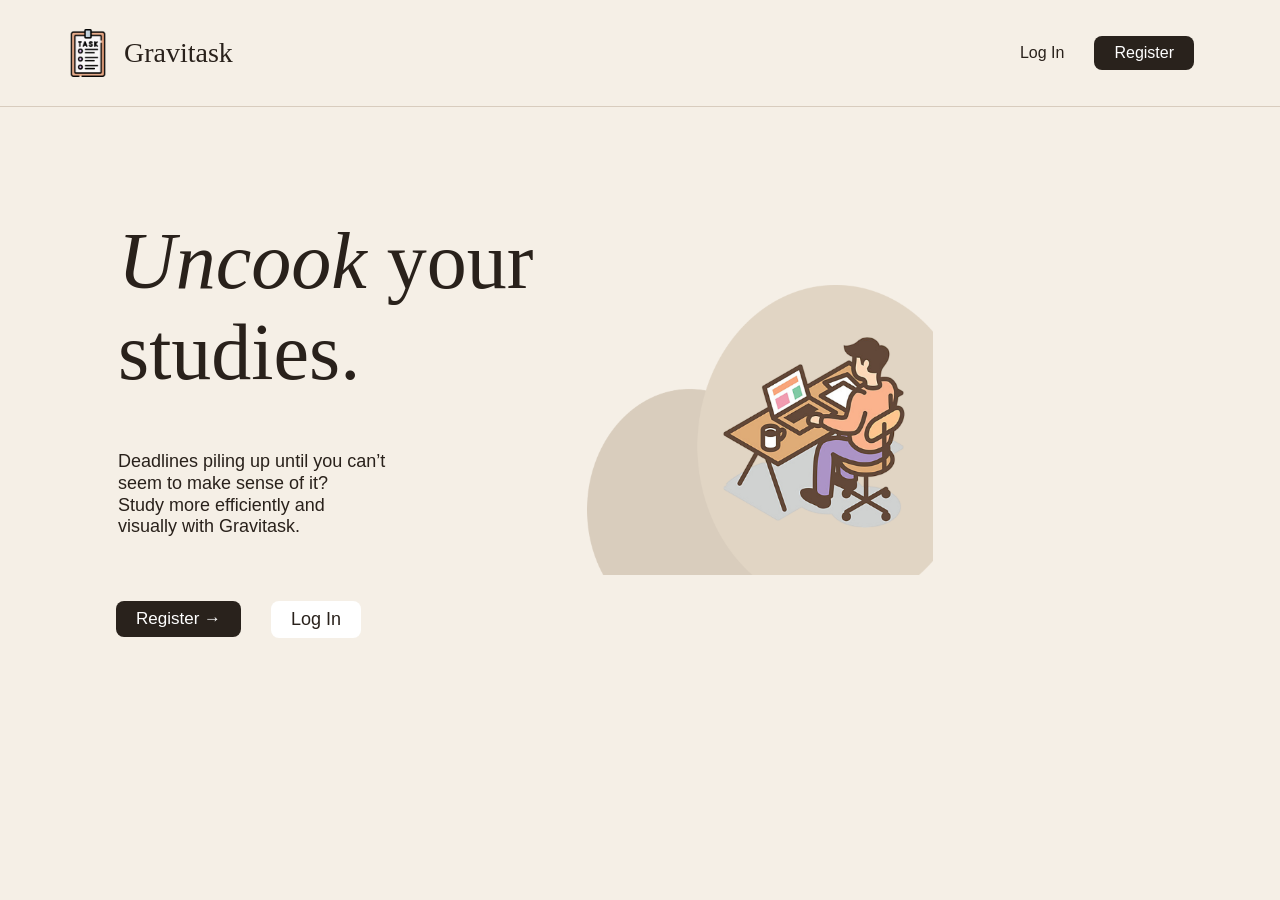
<file: index.html>
<!DOCTYPE html>

<!--Landing Page-->
<!--Author : Norah Njonjo-->

<html lang="en">

<head>

    <title>Gravitask - Uncook your studies</title>
    <meta charset="UTF-8">
    <meta name="viewport" content="width=device-width">
    <link rel="stylesheet" href="css/style.css">


</head>
<body>

    <header class="navbar">
        <a href="index.html" class="brand">
            <img src="images/gravitask_logo.png" alt="Gravitask logo" width="48">
            <span>Gravitask</span>
        </a>


        <div class="authlinks">
            <a href="login.html">Log In</a>
            <a href="register.html" id="reg-button">Register</a>

        </div>

    </header>


    <main class="hero">

        <div class="hero-text">
            <h1><em>Uncook</em> your<br>studies.</h1>
            <p>
                Deadlines piling up until you can’t 
                seem to make sense of it? <br>
                Study more efficiently and visually 
                with Gravitask.
            </p>

            <div class="hero-buttons">
                <a href="register.html" class="hero-register">Register →</a>
                <a href="login.html" class="hero-login">Log In</a>
            </div>

        </div>

        <div>
            <img src="images/studyman.png" alt="Student studying at a desk" class="study-image">
        </div>


    </main>


    </body>









































</html>
</file>
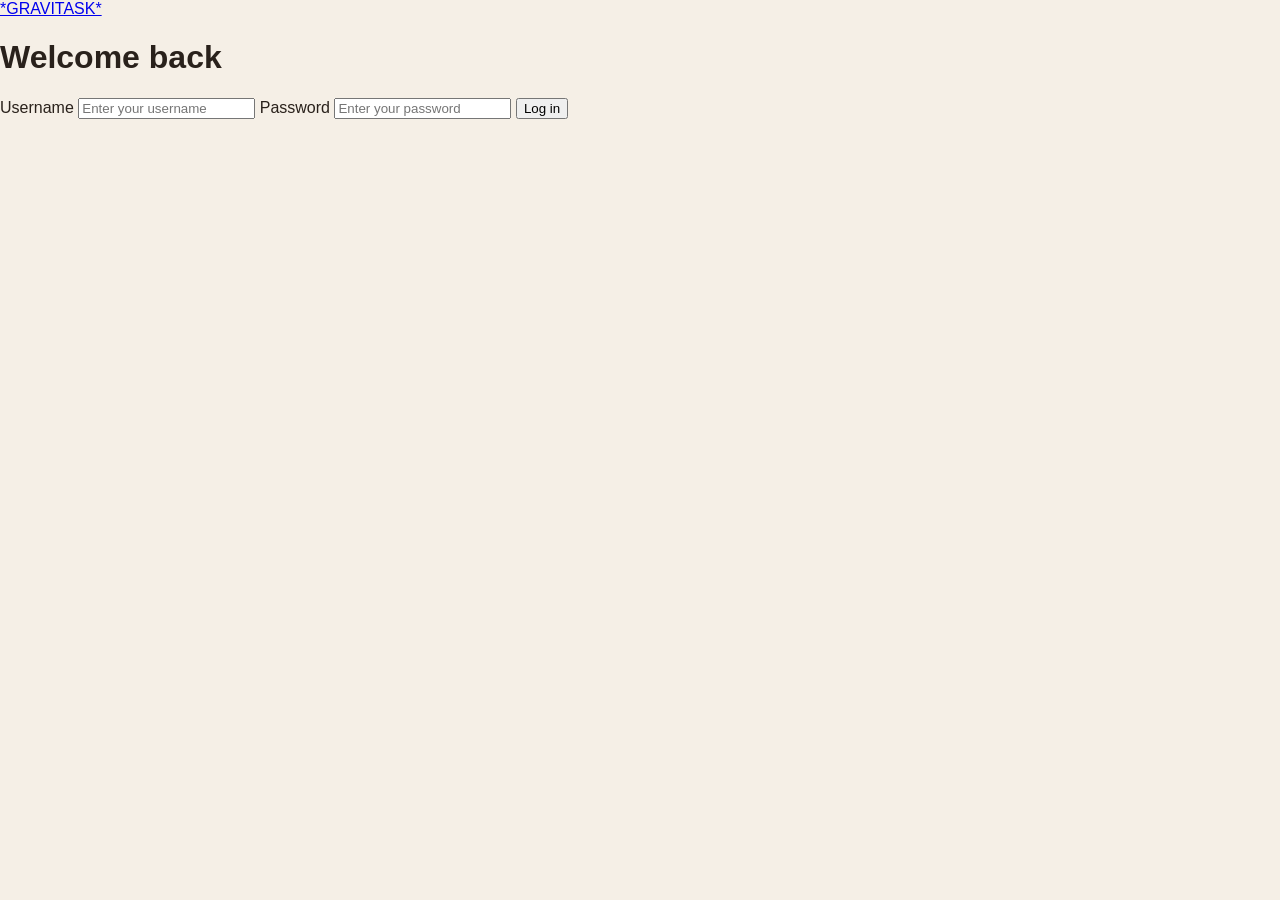
<file: login.html>
<!DOCTYPE html>
<html lang="en">
<head>
    <title>Login | Gravitask</title>
    <link rel="stylesheet" href="css/style.css">
</head>

<body>

    <header>
        <a href="index.html" class="logo">*GRAVITASK*</a>
    </header>

    <main>

        <h1>Welcome back</h1>
        <form id="loginForm">
            <label for="username">Username</label>
            <input type="text" id="username" name="username"
                   placeholder="Enter your username" required>

            <label for="password">Password</label>
            <input type="password" id="password" name="password"
                   placeholder="Enter your password" required>

            <button type="submit">Log in</button>
        </form>
    </main>




</body>
</file>
<file: css/style.css>
* {
    box-sizing: border-box;
}

body {
    margin: 0;
    background-color: #F5EFE6;
    color: #29211B;
    font-family: 'Arial', sans-serif;

}



.authlinks {
    display:flex;
    align-items: center;
    gap: 30px;
    padding: 12px 22px;
    border-radius: 8px;
}

.authlinks a {
    text-decoration: none;
    color:#29211B;
}

.navbar {
    display: flex;
    justify-content: space-between;
    align-items: center;
    padding: 24px 5%;
    border-bottom: 1px solid #D8CCBE;
    text-decoration: none;
    color: #29211B;
}

.brand {
    display: flex;
    align-items: center;
    gap: 12px;
    text-decoration: none;
    color: #29211B;
    font-family: 'Playfair Display', serif;
    font-size: 28px;
}

#reg-button {
    background-color: #29221C;
    color: #FFFFFF;
    padding: 8px 20px;
    border-radius: 8px;

}






.hero {
    display: flex;
    align-items: center;
    justify-content: space-between;
    min-height: 650px;
    padding: 40px 5%;
    position: relative;
    overflow: hidden;
}


.hero-text h1 {

    font-family: Georgia, "Times New Roman";
    font-size: 80px;
    font-weight: normal;
    margin: 45px 54px 45px;
    white-space: nowrap;
}

.hero-text p {

    font-family: DM Sans, "Arial";
    font-size: 18px;
    font-weight: normal;
    margin: 53px 54px 53px;
    max-width: 270px;
    line-height: 1.2;
}

.hero-buttons {

    font-family: DM Sans, "Arial";
    font-size: 18px;
    font-weight: normal;
    margin: 45px 30px 45px;
    max-width: 300px;
    display: flex;
    align-items: center;
    gap: 30px;
    padding: 10px 22px;
    border-radius: 8px;
}


.hero-buttons a {
    text-decoration: none;
    color:#29211B;
}

.hero-buttons .hero-register {
    background-color: #29221C;
    font-size: 17px;
    color: #FFFFFF;
    padding: 8px 20px;
    border-radius: 8px;

}

.hero-login {
    background-color: #FFFFFF;
    color: #29221C;
    padding: 8px 20px;
    border-radius: 8px;
    border-color: #29221C;

}


.study-image {
    width: 55%;
    height: auto;
    object-fit: contain;
}
</file>
